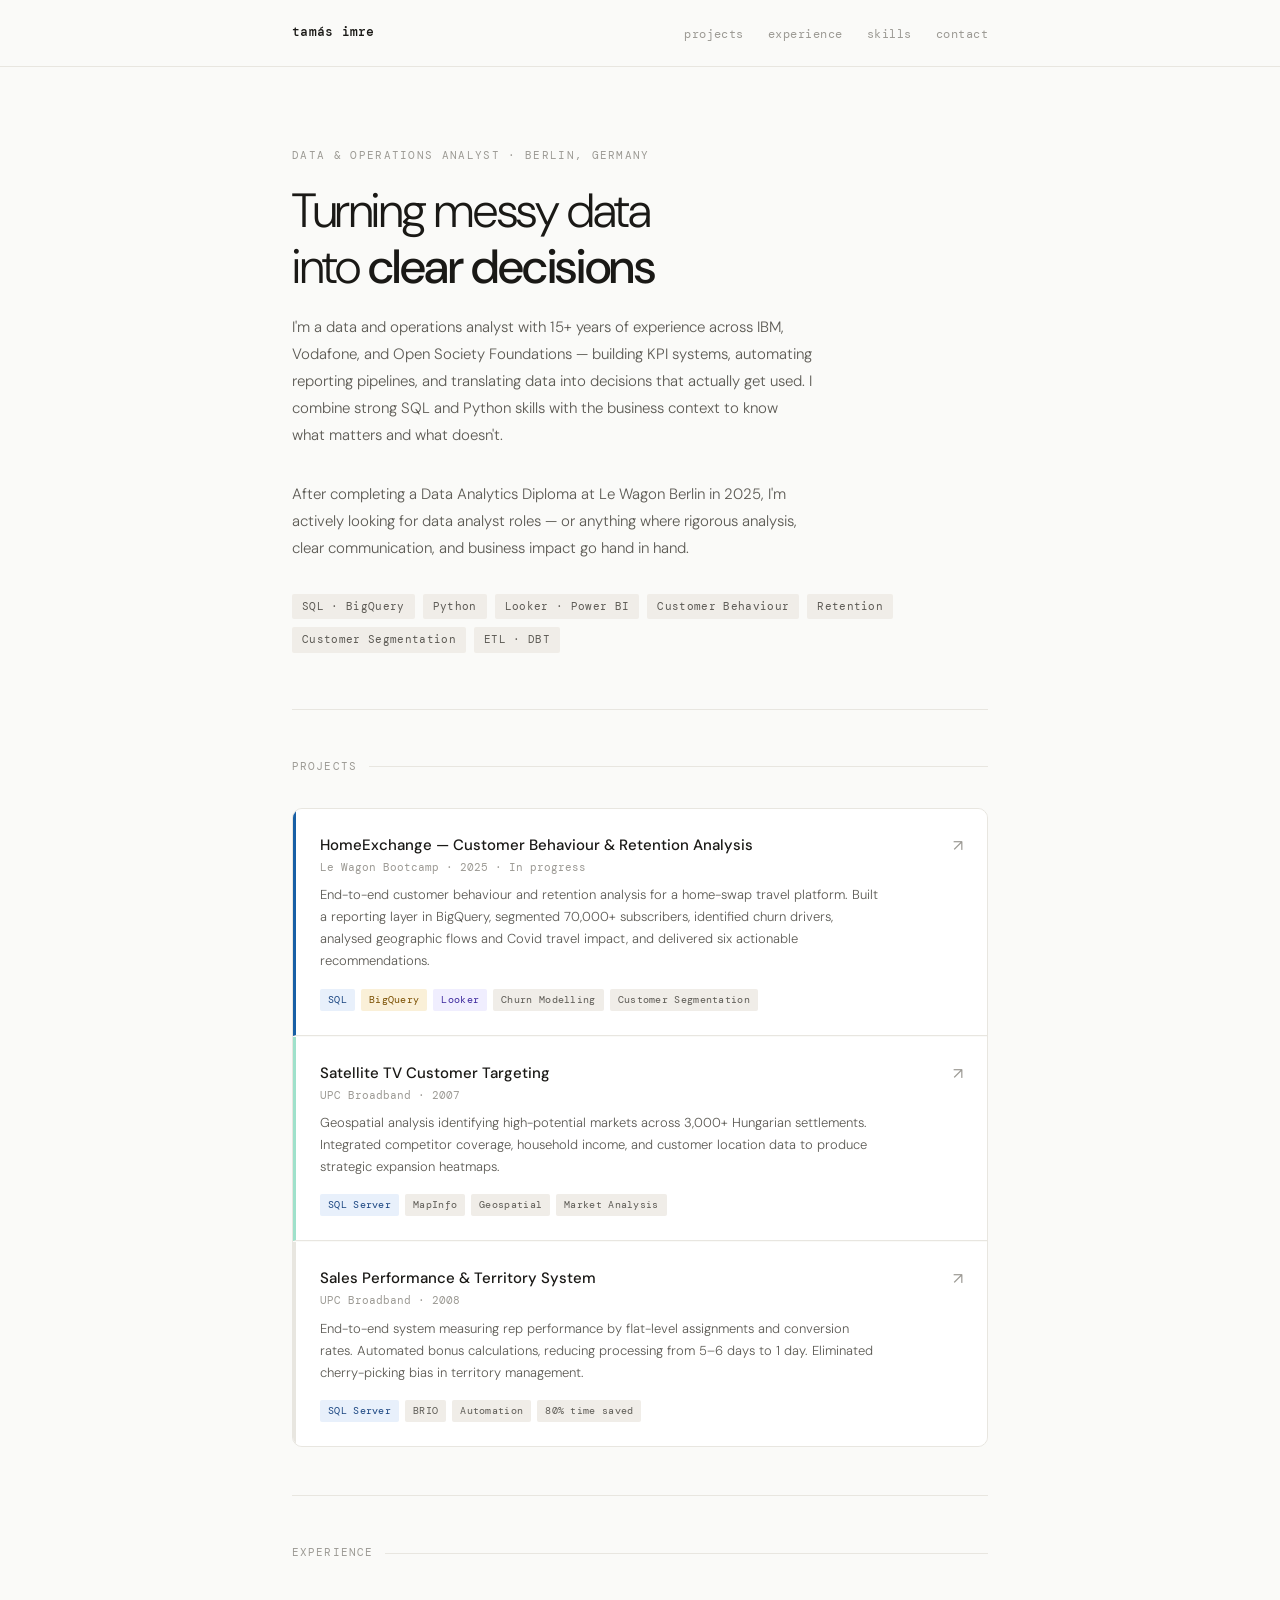
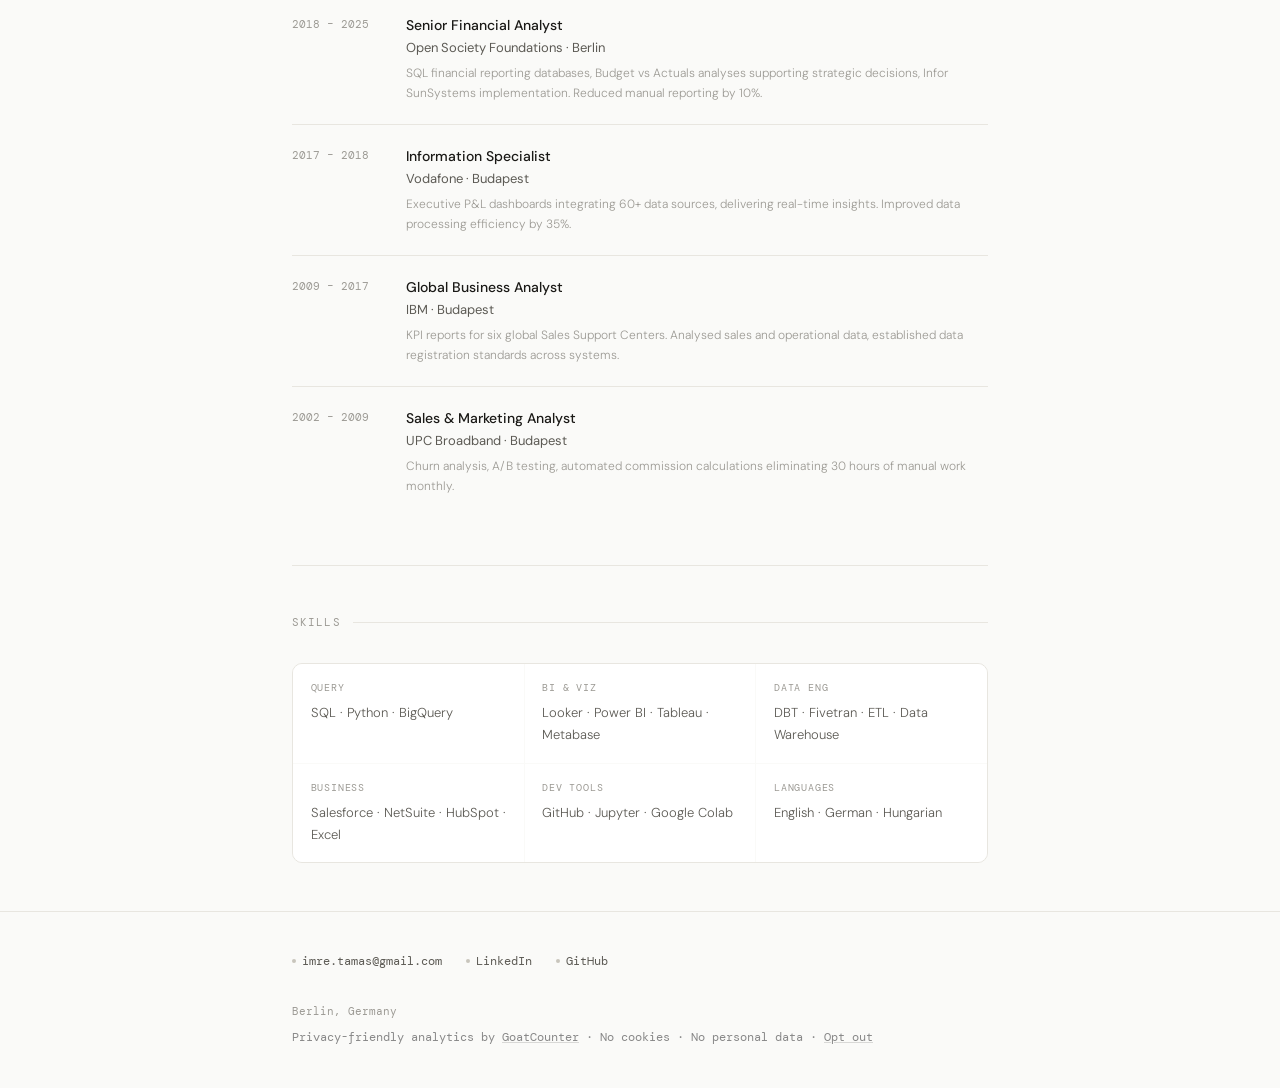
<file: index.html>
<!DOCTYPE html>
<html lang="en">
<head>
  <meta charset="UTF-8" />
  <meta name="viewport" content="width=device-width, initial-scale=1.0" />
  <title>Tamás Imre — Data Analyst</title>
  <meta name="description" content="Data analytics portfolio of Tamás Imre. SQL, BigQuery, Python, churn analysis, and business intelligence." />
  <link rel="stylesheet" href="style.css" />

<script data-goatcounter="https://imretamas.goatcounter.com/count"
        async src="//gc.zgo.at/count.js"></script>
  
</head>
<body>

<nav>
  <div class="nav-inner">
    <a href="/" class="nav-logo mono">tamás imre</a>
    <ul class="nav-links">
      <li><a href="#projects">projects</a></li>
      <li><a href="#experience">experience</a></li>
      <li><a href="#skills">skills</a></li>
      <li><a href="mailto:imre.tamas@gmail.com">contact</a></li>
    </ul>
  </div>
</nav>

<main>
  <div class="container">

    <!-- Hero -->
    <section class="hero fade-up">
      <p class="hero-eyebrow">Data &amp; Operations Analyst · Berlin, Germany</p>
      <h1>Turning messy data<br>into <strong>clear decisions</strong></h1>
      <p class="hero-bio">
        I'm a data and operations analyst with 15+ years of experience across IBM, Vodafone, and Open Society Foundations —
        building KPI systems, automating reporting pipelines, and translating data into decisions that actually get used.
        I combine strong SQL and Python skills with the business context to know what matters and what doesn't.
      </p>
      <p class="hero-bio">
        After completing a Data Analytics Diploma at Le Wagon Berlin in 2025, I'm actively looking for
        data analyst roles — or anything where rigorous analysis, clear communication, and business impact
        go hand in hand.
      </p>
      <div class="tag-row">
        <span class="tag">SQL · BigQuery</span>
        <span class="tag">Python</span>
        <span class="tag">Looker · Power BI</span>
        <span class="tag">Customer Behaviour</span><span class="tag">Retention</span>
        <span class="tag">Customer Segmentation</span>
        <span class="tag">ETL · DBT</span>
      </div>
    </section>

    <!-- Projects -->
    <section class="section" id="projects">
      <div class="section-label">Projects</div>
      <div class="projects-grid">

        <a href="homeexchange/" class="project-card accent-1 fade-up">
          <div class="project-top">
            <div>
              <div class="project-title">HomeExchange — Customer Behaviour &amp; Retention Analysis</div>
              <div class="project-org mono">Le Wagon Bootcamp · 2025 · In progress</div>
            </div>
            <span class="project-arrow">↗</span>
          </div>
          <p class="project-desc">
            End-to-end customer behaviour and retention analysis for a home-swap travel platform. Built a reporting layer in BigQuery, segmented 70,000+ subscribers, identified churn drivers, analysed geographic flows and Covid travel impact, and delivered six actionable recommendations.
          </p>
          <div class="chip-row">
            <span class="chip chip-sql">SQL</span>
            <span class="chip chip-bq">BigQuery</span>
            <span class="chip chip-bi">Looker</span>
            <span class="chip chip-default">Churn Modelling</span>
            <span class="chip chip-default">Customer Segmentation</span>
          </div>
        </a>

        <a href="satellite-tv/" class="project-card accent-2 fade-up">
          <div class="project-top">
            <div>
              <div class="project-title">Satellite TV Customer Targeting</div>
              <div class="project-org mono">UPC Broadband · 2007</div>
            </div>
            <span class="project-arrow">↗</span>
          </div>
          <p class="project-desc">
            Geospatial analysis identifying high-potential markets across 3,000+ Hungarian settlements. Integrated competitor coverage, household income, and customer location data to produce strategic expansion heatmaps.
          </p>
          <div class="chip-row">
            <span class="chip chip-sql">SQL Server</span>
            <span class="chip chip-default">MapInfo</span>
            <span class="chip chip-default">Geospatial</span>
            <span class="chip chip-default">Market Analysis</span>
          </div>
        </a>

        <a href="sales-performance/" class="project-card accent-3 fade-up">
          <div class="project-top">
            <div>
              <div class="project-title">Sales Performance &amp; Territory System</div>
              <div class="project-org mono">UPC Broadband · 2008</div>
            </div>
            <span class="project-arrow">↗</span>
          </div>
          <p class="project-desc">
            End-to-end system measuring rep performance by flat-level assignments and conversion rates. Automated bonus calculations, reducing processing from 5–6 days to 1 day. Eliminated cherry-picking bias in territory management.
          </p>
          <div class="chip-row">
            <span class="chip chip-sql">SQL Server</span>
            <span class="chip chip-default">BRIO</span>
            <span class="chip chip-default">Automation</span>
            <span class="chip chip-default">80% time saved</span>
          </div>
        </a>

      </div>
    </section>

    <!-- Experience -->
    <section class="section" id="experience">
      <div class="section-label">Experience</div>
      <div class="exp-list">
        <div class="exp-row fade-up">
          <div class="exp-year mono">2018 – 2025</div>
          <div>
            <div class="exp-title">Senior Financial Analyst</div>
            <div class="exp-co">Open Society Foundations · Berlin</div>
            <div class="exp-note">SQL financial reporting databases, Budget vs Actuals analyses supporting strategic decisions, Infor SunSystems implementation. Reduced manual reporting by 10%.</div>
          </div>
        </div>
        <div class="exp-row fade-up">
          <div class="exp-year mono">2017 – 2018</div>
          <div>
            <div class="exp-title">Information Specialist</div>
            <div class="exp-co">Vodafone · Budapest</div>
            <div class="exp-note">Executive P&amp;L dashboards integrating 60+ data sources, delivering real-time insights. Improved data processing efficiency by 35%.</div>
          </div>
        </div>
        <div class="exp-row fade-up">
          <div class="exp-year mono">2009 – 2017</div>
          <div>
            <div class="exp-title">Global Business Analyst</div>
            <div class="exp-co">IBM · Budapest</div>
            <div class="exp-note">KPI reports for six global Sales Support Centers. Analysed sales and operational data, established data registration standards across systems.</div>
          </div>
        </div>
        <div class="exp-row fade-up">
          <div class="exp-year mono">2002 – 2009</div>
          <div>
            <div class="exp-title">Sales &amp; Marketing Analyst</div>
            <div class="exp-co">UPC Broadband · Budapest</div>
            <div class="exp-note">Churn analysis, A/B testing, automated commission calculations eliminating 30 hours of manual work monthly.</div>
          </div>
        </div>
      </div>
    </section>

    <!-- Skills -->
    <section class="section" id="skills">
      <div class="section-label">Skills</div>
      <div class="skills-grid">
        <div class="skill-cell fade-up">
          <div class="skill-cell-label">Query</div>
          <div class="skill-cell-items">SQL · Python · BigQuery</div>
        </div>
        <div class="skill-cell fade-up">
          <div class="skill-cell-label">BI &amp; Viz</div>
          <div class="skill-cell-items">Looker · Power BI · Tableau · Metabase</div>
        </div>
        <div class="skill-cell fade-up">
          <div class="skill-cell-label">Data Eng</div>
          <div class="skill-cell-items">DBT · Fivetran · ETL · Data Warehouse</div>
        </div>
        <div class="skill-cell fade-up">
          <div class="skill-cell-label">Business</div>
          <div class="skill-cell-items">Salesforce · NetSuite · HubSpot · Excel</div>
        </div>
        <div class="skill-cell fade-up">
          <div class="skill-cell-label">Dev Tools</div>
          <div class="skill-cell-items">GitHub · Jupyter · Google Colab</div>
        </div>
        <div class="skill-cell fade-up">
          <div class="skill-cell-label">Languages</div>
          <div class="skill-cell-items">English · German · Hungarian</div>
        </div>
      </div>
    </section>

  </div>
</main>

<footer>
  <div class="footer-inner">
    <div class="contact-links">
      <a href="mailto:imre.tamas@gmail.com" class="contact-link">
        <span class="contact-dot"></span> imre.tamas@gmail.com
      </a>
      <a href="https://linkedin.com/in/tamas-imre-analyst" class="contact-link" target="_blank" rel="noopener">
        <span class="contact-dot"></span> LinkedIn
      </a>
      <a href="https://github.com/imretamas-analyst" class="contact-link" target="_blank" rel="noopener">
        <span class="contact-dot"></span> GitHub
      </a>
    </div>
    <div class="footer-bottom">
      <span class="footer-copy mono">Berlin, Germany</span>
      <span class="footer-privacy mono">
        Privacy-friendly analytics by <a href="https://www.goatcounter.com/" target="_blank" rel="noopener">GoatCounter</a> · 
        No cookies · No personal data · 
        <a href="#toggle-goatcounter">Opt out</a>
      </span>
    </div>
  </div>
</footer>

</body>
</html>
</file>
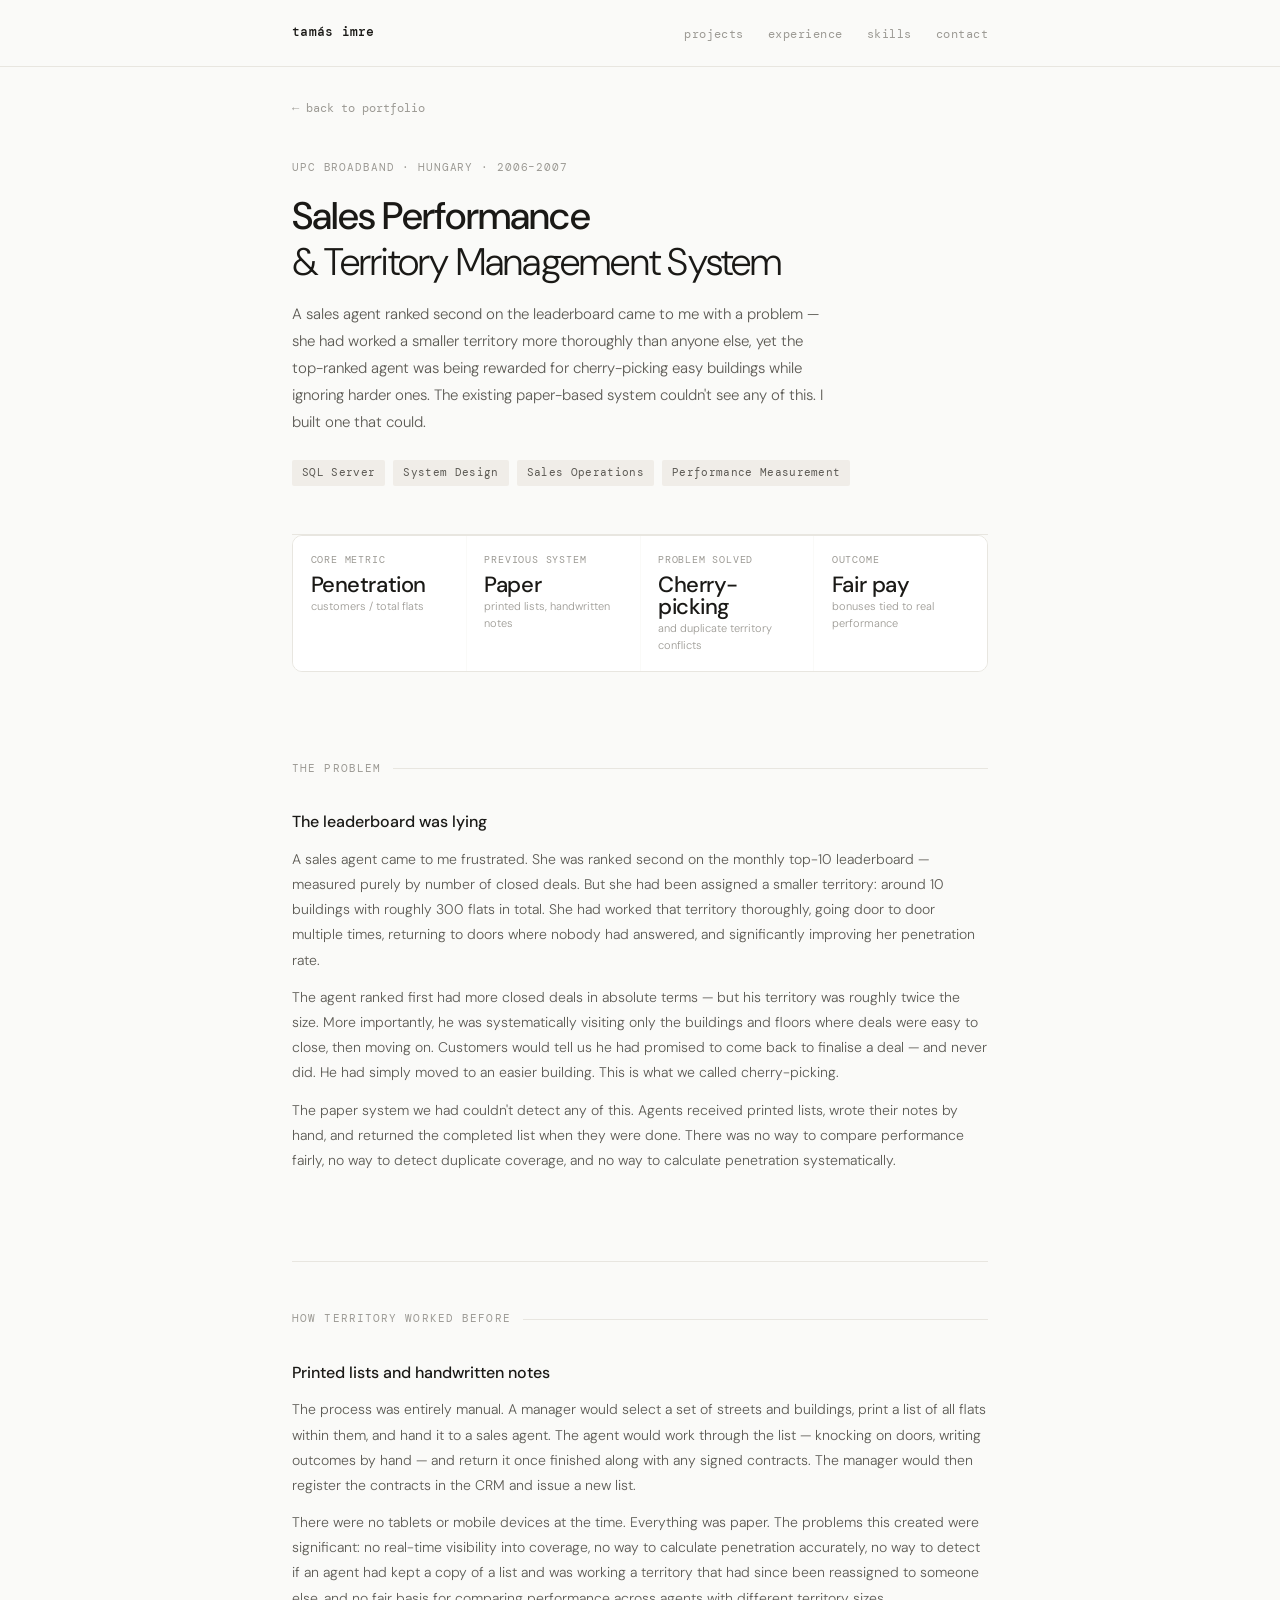
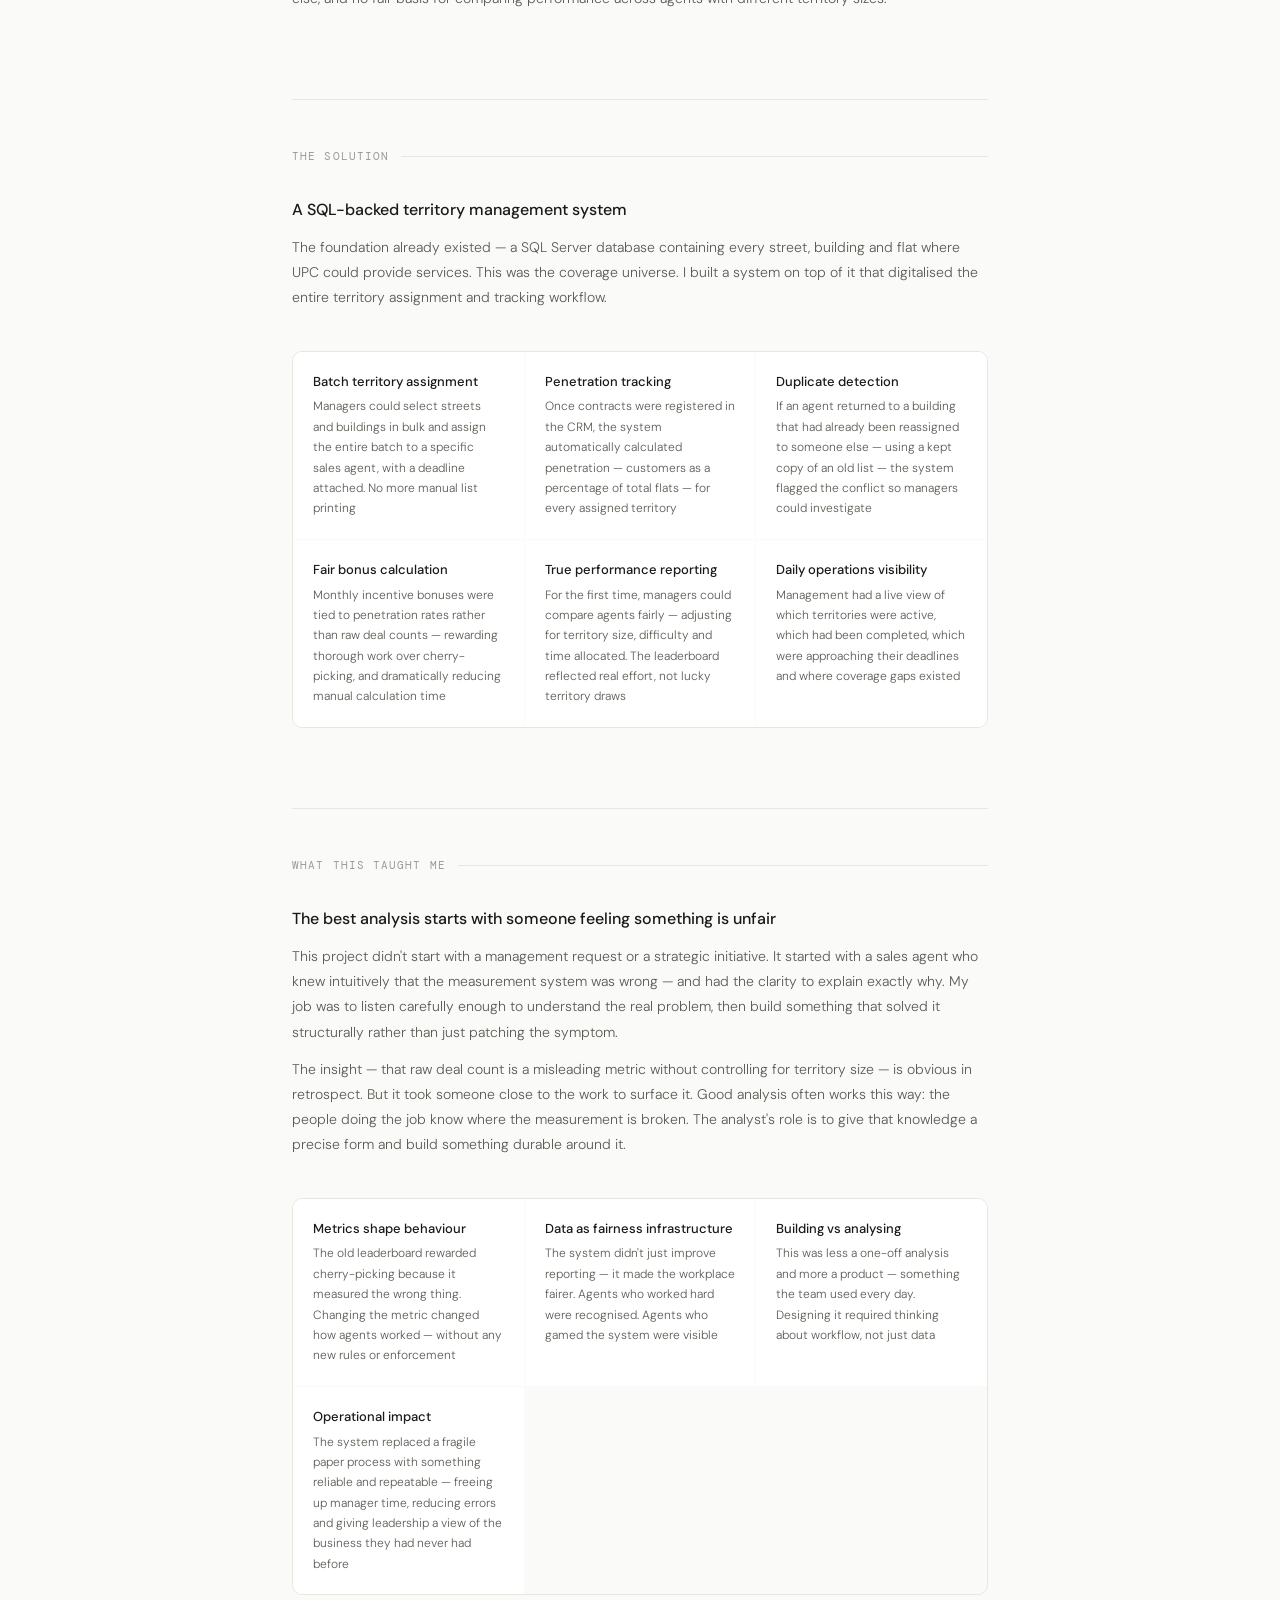
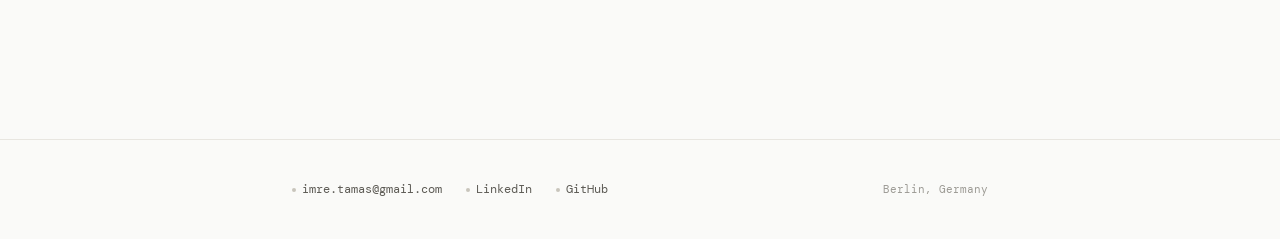
<file: sales-performance/index.html>
<!DOCTYPE html>
<html lang="en">
<head>
  <meta charset="UTF-8" />
  <meta name="viewport" content="width=device-width, initial-scale=1.0" />
  <title>Sales Performance & Territory System — Tamás Imre</title>
  <meta name="description" content="A territory management system built to stop cherry-picking and measure true sales performance at UPC Broadband." />
  <link rel="stylesheet" href="../style.css" />

  <script data-goatcounter="https://imretamas.goatcounter.com/count"
        async src="//gc.zgo.at/count.js"></script>
  
</head>
<body>

<nav>
  <div class="nav-inner">
    <a href="/" class="nav-logo mono">tamás imre</a>
    <ul class="nav-links">
      <li><a href="/#projects">projects</a></li>
      <li><a href="/#experience">experience</a></li>
      <li><a href="/#skills">skills</a></li>
      <li><a href="mailto:imre.tamas@gmail.com">contact</a></li>
    </ul>
  </div>
</nav>

<div class="container" style="padding-bottom:4rem;">
  <a href="/" class="back-link">← back to portfolio</a>

  <section class="project-hero fade-up">
    <p class="project-hero-meta">UPC Broadband · Hungary · 2006–2007</p>
    <h1><strong>Sales Performance</strong><br>&amp; Territory Management System</h1>
    <p class="project-hero-desc">
      A sales agent ranked second on the leaderboard came to me with a problem — she had worked a smaller territory more thoroughly than anyone else,
      yet the top-ranked agent was being rewarded for cherry-picking easy buildings while ignoring harder ones.
      The existing paper-based system couldn't see any of this. I built one that could.
    </p>
    <div class="tag-row">
      <span class="tag">SQL Server</span>
      <span class="tag">System Design</span>
      <span class="tag">Sales Operations</span>
      <span class="tag">Performance Measurement</span>
    </div>
  </section>

  <!-- Stats -->
  <div class="stat-grid fade-up">
    <div class="stat-card">
      <div class="stat-label">Core metric</div>
      <div class="stat-value">Penetration</div>
      <div class="stat-sub">customers / total flats</div>
    </div>
    <div class="stat-card">
      <div class="stat-label">Previous system</div>
      <div class="stat-value">Paper</div>
      <div class="stat-sub">printed lists, handwritten notes</div>
    </div>
    <div class="stat-card">
      <div class="stat-label">Problem solved</div>
      <div class="stat-value">Cherry-picking</div>
      <div class="stat-sub">and duplicate territory conflicts</div>
    </div>
    <div class="stat-card">
      <div class="stat-label">Outcome</div>
      <div class="stat-value">Fair pay</div>
      <div class="stat-sub">bonuses tied to real performance</div>
    </div>
  </div>

  <!-- The problem -->
  <section class="section fade-up">
    <div class="section-label">The problem</div>
    <div class="content-block">
      <h2>The leaderboard was lying</h2>
      <p>A sales agent came to me frustrated. She was ranked second on the monthly top-10 leaderboard — measured purely by number of closed deals. But she had been assigned a smaller territory: around 10 buildings with roughly 300 flats in total. She had worked that territory thoroughly, going door to door multiple times, returning to doors where nobody had answered, and significantly improving her penetration rate.</p>
      <p>The agent ranked first had more closed deals in absolute terms — but his territory was roughly twice the size. More importantly, he was systematically visiting only the buildings and floors where deals were easy to close, then moving on. Customers would tell us he had promised to come back to finalise a deal — and never did. He had simply moved to an easier building. This is what we called cherry-picking.</p>
      <p>The paper system we had couldn't detect any of this. Agents received printed lists, wrote their notes by hand, and returned the completed list when they were done. There was no way to compare performance fairly, no way to detect duplicate coverage, and no way to calculate penetration systematically.</p>
    </div>
  </section>

  <!-- How it worked before -->
  <section class="section fade-up">
    <div class="section-label">How territory worked before</div>
    <div class="content-block">
      <h2>Printed lists and handwritten notes</h2>
      <p>The process was entirely manual. A manager would select a set of streets and buildings, print a list of all flats within them, and hand it to a sales agent. The agent would work through the list — knocking on doors, writing outcomes by hand — and return it once finished along with any signed contracts. The manager would then register the contracts in the CRM and issue a new list.</p>
      <p>There were no tablets or mobile devices at the time. Everything was paper. The problems this created were significant: no real-time visibility into coverage, no way to calculate penetration accurately, no way to detect if an agent had kept a copy of a list and was working a territory that had since been reassigned to someone else, and no fair basis for comparing performance across agents with different territory sizes.</p>
    </div>
  </section>

  <!-- Solution -->
  <section class="section fade-up">
    <div class="section-label">The solution</div>
    <div class="content-block">
      <h2>A SQL-backed territory management system</h2>
      <p>The foundation already existed — a SQL Server database containing every street, building and flat where UPC could provide services. This was the coverage universe. I built a system on top of it that digitalised the entire territory assignment and tracking workflow.</p>
    </div>

    <div class="finding-grid">
      <div class="finding-card">
        <div class="finding-title">Batch territory assignment</div>
        <div class="finding-text">Managers could select streets and buildings in bulk and assign the entire batch to a specific sales agent, with a deadline attached. No more manual list printing</div>
      </div>
      <div class="finding-card">
        <div class="finding-title">Penetration tracking</div>
        <div class="finding-text">Once contracts were registered in the CRM, the system automatically calculated penetration — customers as a percentage of total flats — for every assigned territory</div>
      </div>
      <div class="finding-card">
        <div class="finding-title">Duplicate detection</div>
        <div class="finding-text">If an agent returned to a building that had already been reassigned to someone else — using a kept copy of an old list — the system flagged the conflict so managers could investigate</div>
      </div>
      <div class="finding-card">
        <div class="finding-title">Fair bonus calculation</div>
        <div class="finding-text">Monthly incentive bonuses were tied to penetration rates rather than raw deal counts — rewarding thorough work over cherry-picking, and dramatically reducing manual calculation time</div>
      </div>
      <div class="finding-card">
        <div class="finding-title">True performance reporting</div>
        <div class="finding-text">For the first time, managers could compare agents fairly — adjusting for territory size, difficulty and time allocated. The leaderboard reflected real effort, not lucky territory draws</div>
      </div>
      <div class="finding-card">
        <div class="finding-title">Daily operations visibility</div>
        <div class="finding-text">Management had a live view of which territories were active, which had been completed, which were approaching their deadlines and where coverage gaps existed</div>
      </div>
    </div>
  </section>

  <!-- Reflection -->
  <section class="section fade-up">
    <div class="section-label">What this taught me</div>
    <div class="content-block">
      <h2>The best analysis starts with someone feeling something is unfair</h2>
      <p>This project didn't start with a management request or a strategic initiative. It started with a sales agent who knew intuitively that the measurement system was wrong — and had the clarity to explain exactly why. My job was to listen carefully enough to understand the real problem, then build something that solved it structurally rather than just patching the symptom.</p>
      <p>The insight — that raw deal count is a misleading metric without controlling for territory size — is obvious in retrospect. But it took someone close to the work to surface it. Good analysis often works this way: the people doing the job know where the measurement is broken. The analyst's role is to give that knowledge a precise form and build something durable around it.</p>
    </div>

    <div class="finding-grid">
      <div class="finding-card">
        <div class="finding-title">Metrics shape behaviour</div>
        <div class="finding-text">The old leaderboard rewarded cherry-picking because it measured the wrong thing. Changing the metric changed how agents worked — without any new rules or enforcement</div>
      </div>
      <div class="finding-card">
        <div class="finding-title">Data as fairness infrastructure</div>
        <div class="finding-text">The system didn't just improve reporting — it made the workplace fairer. Agents who worked hard were recognised. Agents who gamed the system were visible</div>
      </div>
      <div class="finding-card">
        <div class="finding-title">Building vs analysing</div>
        <div class="finding-text">This was less a one-off analysis and more a product — something the team used every day. Designing it required thinking about workflow, not just data</div>
      </div>
      <div class="finding-card">
        <div class="finding-title">Operational impact</div>
        <div class="finding-text">The system replaced a fragile paper process with something reliable and repeatable — freeing up manager time, reducing errors and giving leadership a view of the business they had never had before</div>
      </div>
    </div>
  </section>

</div>

<footer>
  <div class="footer-inner">
    <div class="contact-links">
      <a href="mailto:imre.tamas@gmail.com" class="contact-link"><span class="contact-dot"></span> imre.tamas@gmail.com</a>
      <a href="https://linkedin.com/in/tamas-imre-analyst" class="contact-link" target="_blank" rel="noopener"><span class="contact-dot"></span> LinkedIn</a>
      <a href="https://github.com/imretamas-analyst" class="contact-link" target="_blank" rel="noopener"><span class="contact-dot"></span> GitHub</a>
    </div>
    <span class="footer-copy mono">Berlin, Germany</span>
  </div>
</footer>

</body>
</html>
</file>
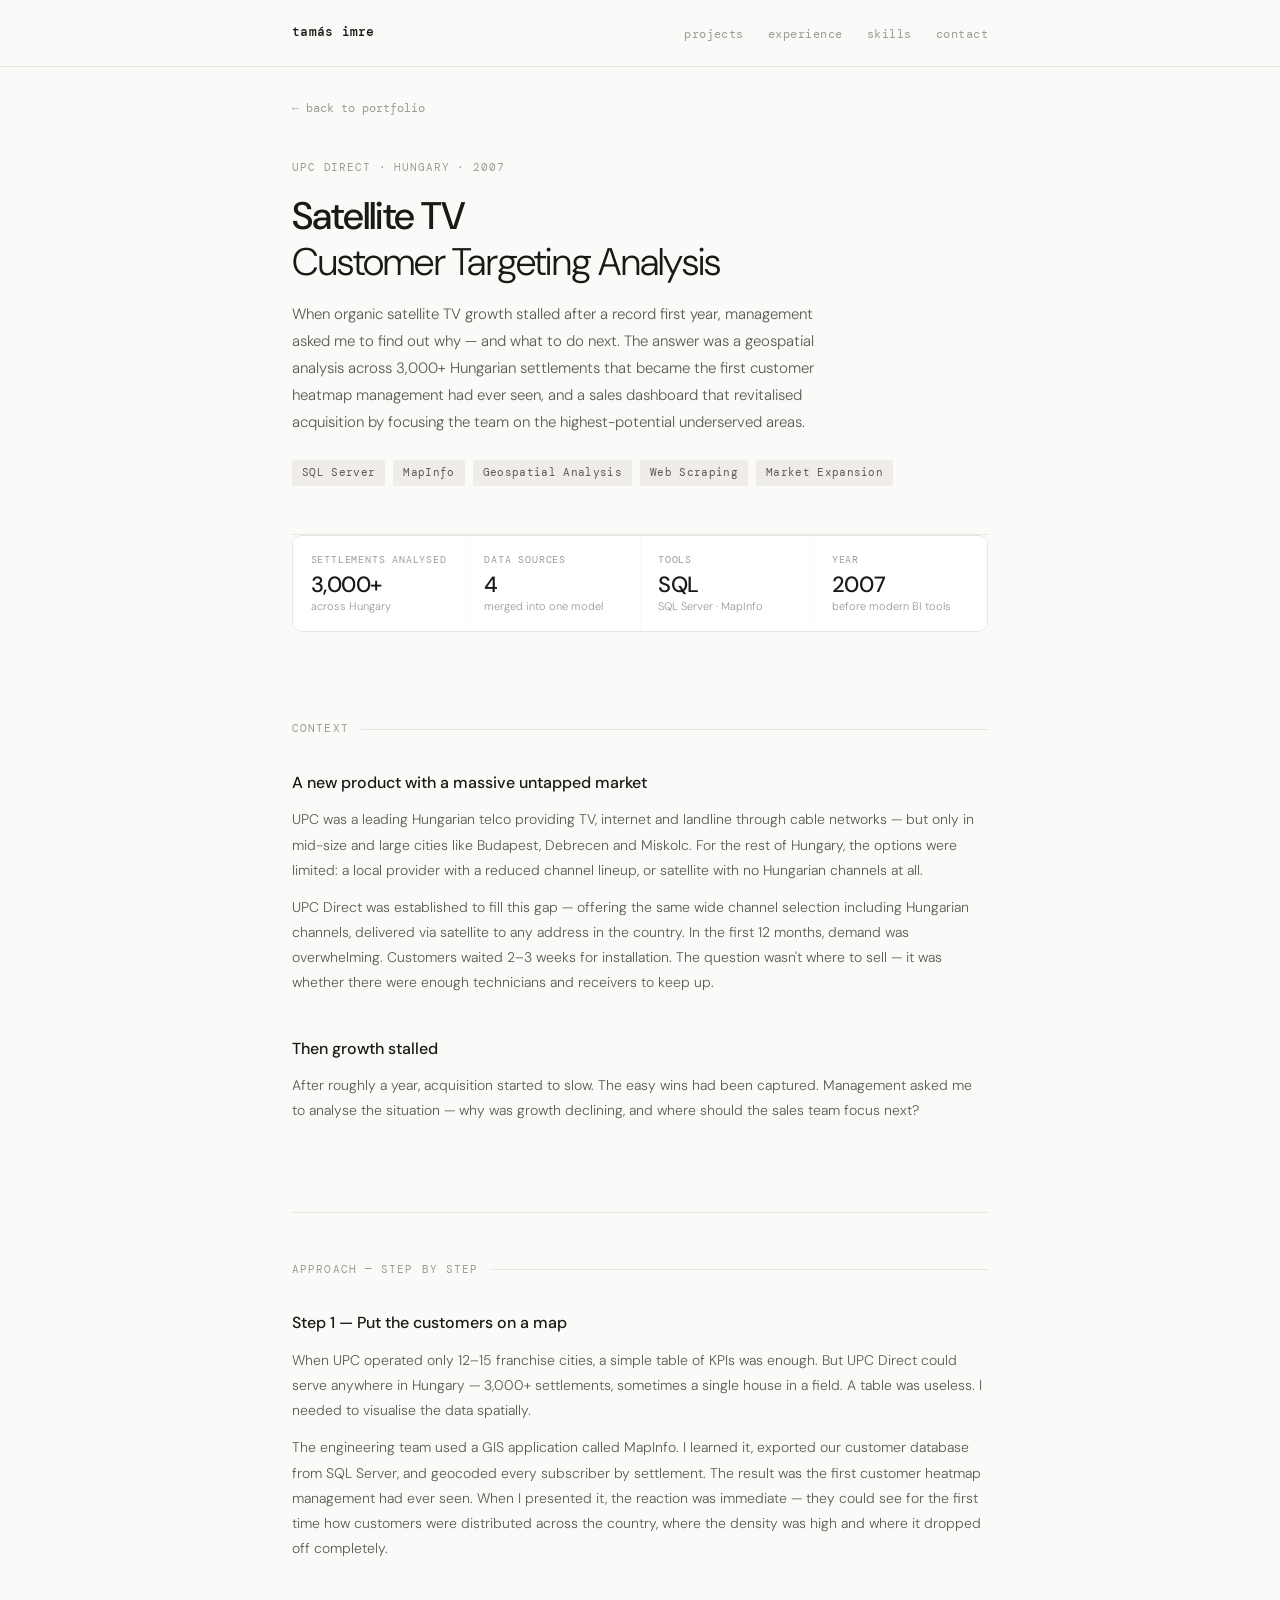
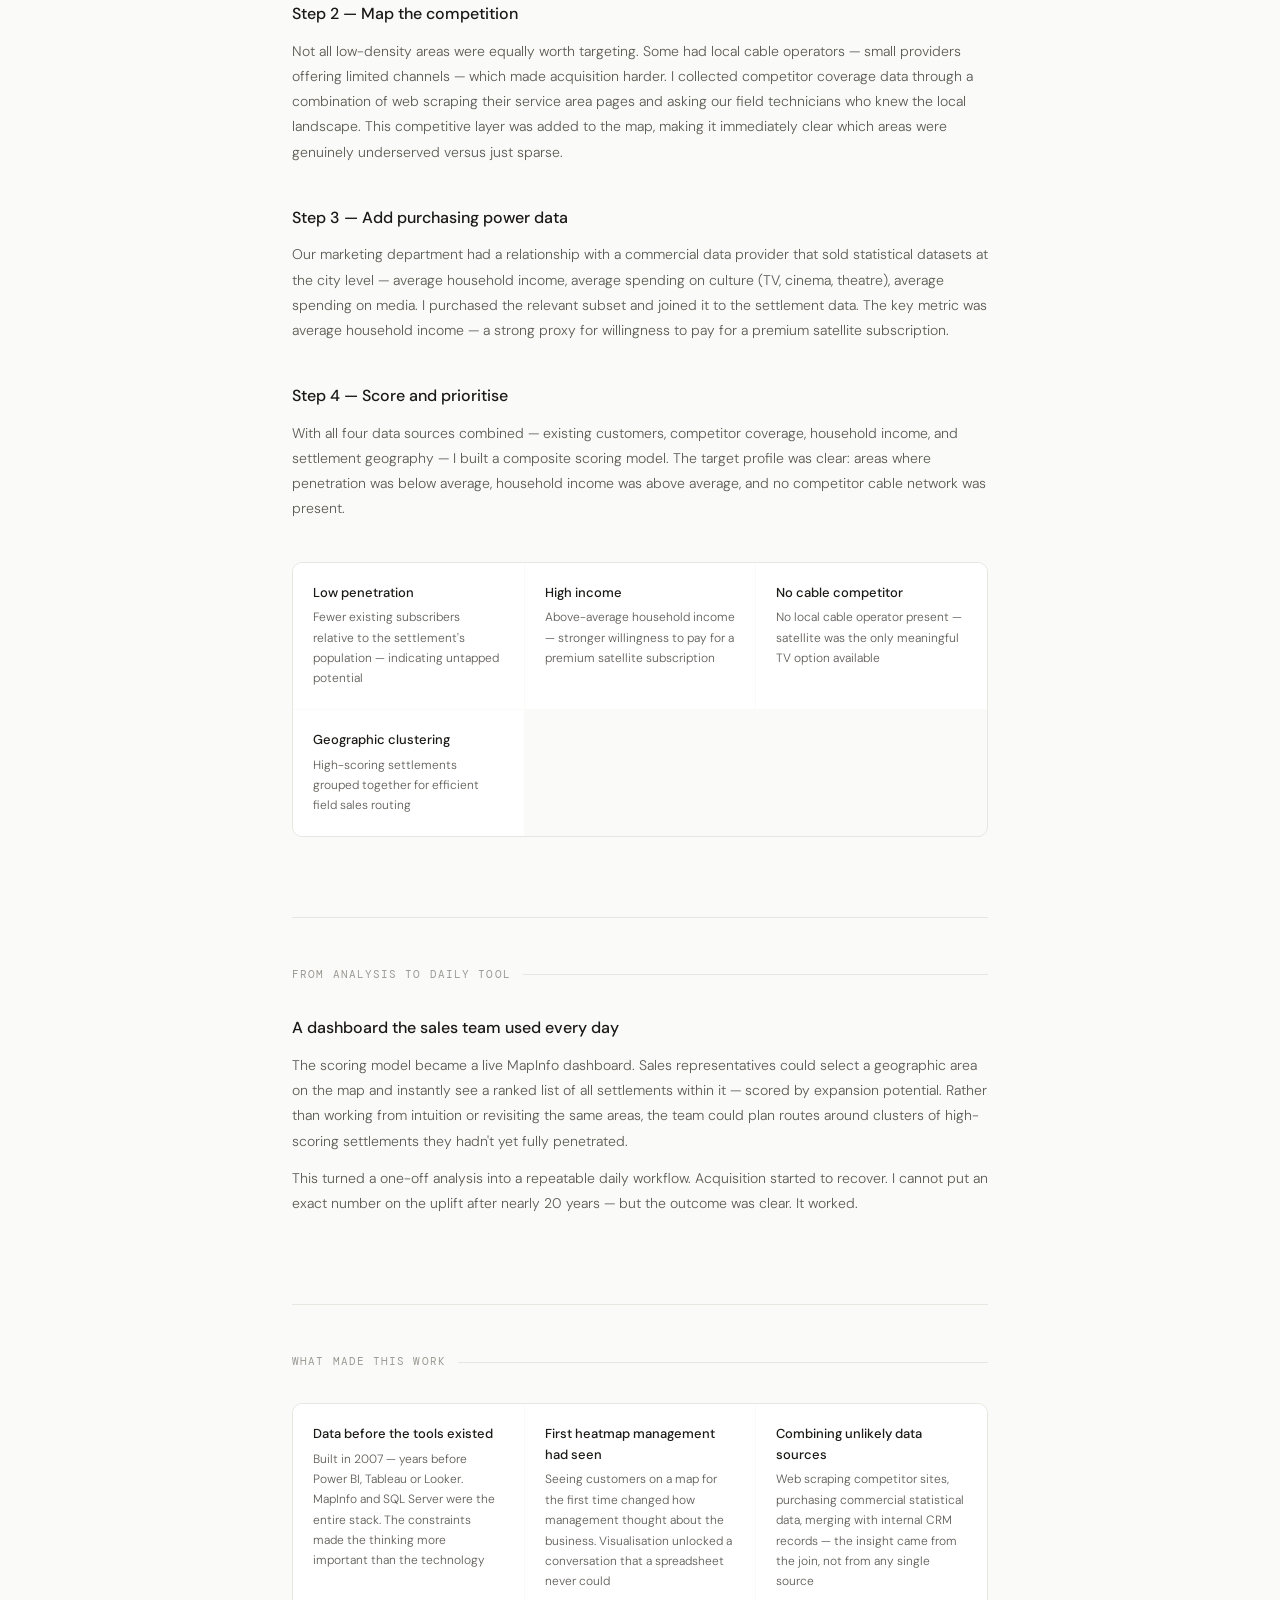
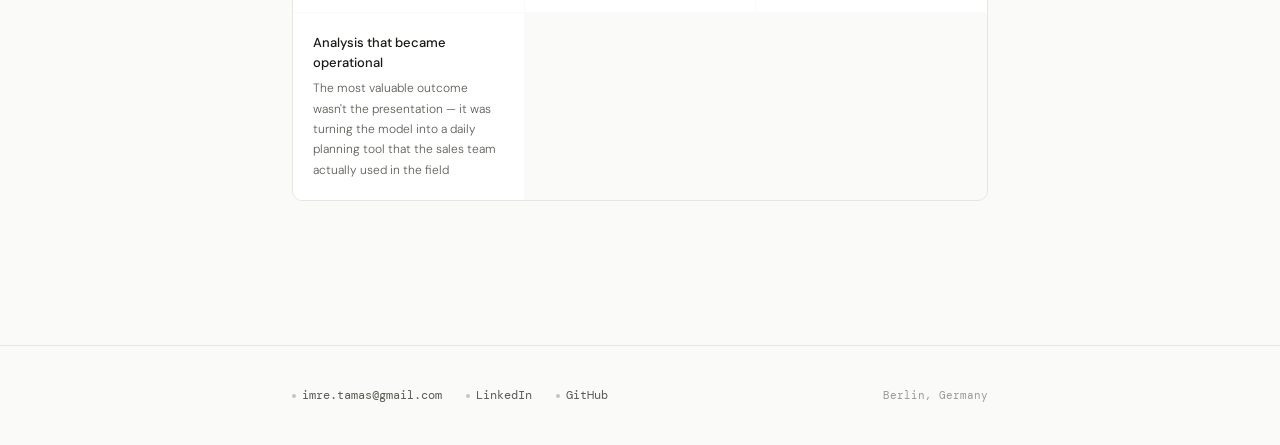
<file: satellite-tv/index.html>
<!DOCTYPE html>
<html lang="en">
<head>
  <meta charset="UTF-8" />
  <meta name="viewport" content="width=device-width, initial-scale=1.0" />
  <title>Satellite TV Customer Targeting — Tamás Imre</title>
  <meta name="description" content="Geospatial market analysis that revitalised satellite TV sales across 3,000+ Hungarian settlements using MapInfo, SQL Server and commercial statistical data." />
  <link rel="stylesheet" href="../style.css" />

<script data-goatcounter="https://imretamas.goatcounter.com/count"
        async src="//gc.zgo.at/count.js"></script>
  
</head>
<body>

<nav>
  <div class="nav-inner">
    <a href="/" class="nav-logo mono">tamás imre</a>
    <ul class="nav-links">
      <li><a href="/#projects">projects</a></li>
      <li><a href="/#experience">experience</a></li>
      <li><a href="/#skills">skills</a></li>
      <li><a href="mailto:imre.tamas@gmail.com">contact</a></li>
    </ul>
  </div>
</nav>

<div class="container" style="padding-bottom:4rem;">
  <a href="/" class="back-link">← back to portfolio</a>

  <section class="project-hero fade-up">
    <p class="project-hero-meta">UPC Direct · Hungary · 2007</p>
    <h1><strong>Satellite TV</strong><br>Customer Targeting Analysis</h1>
    <p class="project-hero-desc">
      When organic satellite TV growth stalled after a record first year, management asked me to find out why — and what to do next.
      The answer was a geospatial analysis across 3,000+ Hungarian settlements that became the first customer heatmap management had ever seen,
      and a sales dashboard that revitalised acquisition by focusing the team on the highest-potential underserved areas.
    </p>
    <div class="tag-row">
      <span class="tag">SQL Server</span>
      <span class="tag">MapInfo</span>
      <span class="tag">Geospatial Analysis</span>
      <span class="tag">Web Scraping</span>
      <span class="tag">Market Expansion</span>
    </div>
  </section>

  <!-- Stats -->
  <div class="stat-grid fade-up">
    <div class="stat-card">
      <div class="stat-label">Settlements analysed</div>
      <div class="stat-value">3,000+</div>
      <div class="stat-sub">across Hungary</div>
    </div>
    <div class="stat-card">
      <div class="stat-label">Data sources</div>
      <div class="stat-value">4</div>
      <div class="stat-sub">merged into one model</div>
    </div>
    <div class="stat-card">
      <div class="stat-label">Tools</div>
      <div class="stat-value">SQL</div>
      <div class="stat-sub">SQL Server · MapInfo</div>
    </div>
    <div class="stat-card">
      <div class="stat-label">Year</div>
      <div class="stat-value">2007</div>
      <div class="stat-sub">before modern BI tools</div>
    </div>
  </div>

  <!-- Context -->
  <section class="section fade-up">
    <div class="section-label">Context</div>
    <div class="content-block">
      <h2>A new product with a massive untapped market</h2>
      <p>UPC was a leading Hungarian telco providing TV, internet and landline through cable networks — but only in mid-size and large cities like Budapest, Debrecen and Miskolc. For the rest of Hungary, the options were limited: a local provider with a reduced channel lineup, or satellite with no Hungarian channels at all.</p>
      <p>UPC Direct was established to fill this gap — offering the same wide channel selection including Hungarian channels, delivered via satellite to any address in the country. In the first 12 months, demand was overwhelming. Customers waited 2–3 weeks for installation. The question wasn't where to sell — it was whether there were enough technicians and receivers to keep up.</p>
    </div>
    <div class="content-block">
      <h2>Then growth stalled</h2>
      <p>After roughly a year, acquisition started to slow. The easy wins had been captured. Management asked me to analyse the situation — why was growth declining, and where should the sales team focus next?</p>
    </div>
  </section>

  <!-- Approach -->
  <section class="section fade-up">
    <div class="section-label">Approach — step by step</div>

    <div class="content-block">
      <h2>Step 1 — Put the customers on a map</h2>
      <p>When UPC operated only 12–15 franchise cities, a simple table of KPIs was enough. But UPC Direct could serve anywhere in Hungary — 3,000+ settlements, sometimes a single house in a field. A table was useless. I needed to visualise the data spatially.</p>
      <p>The engineering team used a GIS application called MapInfo. I learned it, exported our customer database from SQL Server, and geocoded every subscriber by settlement. The result was the first customer heatmap management had ever seen. When I presented it, the reaction was immediate — they could see for the first time how customers were distributed across the country, where the density was high and where it dropped off completely.</p>
    </div>

    <div class="content-block">
      <h2>Step 2 — Map the competition</h2>
      <p>Not all low-density areas were equally worth targeting. Some had local cable operators — small providers offering limited channels — which made acquisition harder. I collected competitor coverage data through a combination of web scraping their service area pages and asking our field technicians who knew the local landscape. This competitive layer was added to the map, making it immediately clear which areas were genuinely underserved versus just sparse.</p>
    </div>

    <div class="content-block">
      <h2>Step 3 — Add purchasing power data</h2>
      <p>Our marketing department had a relationship with a commercial data provider that sold statistical datasets at the city level — average household income, average spending on culture (TV, cinema, theatre), average spending on media. I purchased the relevant subset and joined it to the settlement data. The key metric was average household income — a strong proxy for willingness to pay for a premium satellite subscription.</p>
    </div>

    <div class="content-block">
      <h2>Step 4 — Score and prioritise</h2>
      <p>With all four data sources combined — existing customers, competitor coverage, household income, and settlement geography — I built a composite scoring model. The target profile was clear: areas where penetration was below average, household income was above average, and no competitor cable network was present.</p>
    </div>

    <div class="finding-grid">
      <div class="finding-card">
        <div class="finding-title">Low penetration</div>
        <div class="finding-text">Fewer existing subscribers relative to the settlement's population — indicating untapped potential</div>
      </div>
      <div class="finding-card">
        <div class="finding-title">High income</div>
        <div class="finding-text">Above-average household income — stronger willingness to pay for a premium satellite subscription</div>
      </div>
      <div class="finding-card">
        <div class="finding-title">No cable competitor</div>
        <div class="finding-text">No local cable operator present — satellite was the only meaningful TV option available</div>
      </div>
      <div class="finding-card">
        <div class="finding-title">Geographic clustering</div>
        <div class="finding-text">High-scoring settlements grouped together for efficient field sales routing</div>
      </div>
    </div>
  </section>

  <!-- Dashboard -->
  <section class="section fade-up">
    <div class="section-label">From analysis to daily tool</div>
    <div class="content-block">
      <h2>A dashboard the sales team used every day</h2>
      <p>The scoring model became a live MapInfo dashboard. Sales representatives could select a geographic area on the map and instantly see a ranked list of all settlements within it — scored by expansion potential. Rather than working from intuition or revisiting the same areas, the team could plan routes around clusters of high-scoring settlements they hadn't yet fully penetrated.</p>
      <p>This turned a one-off analysis into a repeatable daily workflow. Acquisition started to recover. I cannot put an exact number on the uplift after nearly 20 years — but the outcome was clear. It worked.</p>
    </div>
  </section>

  <!-- Reflection -->
  <section class="section fade-up">
    <div class="section-label">What made this work</div>
    <div class="finding-grid">
      <div class="finding-card">
        <div class="finding-title">Data before the tools existed</div>
        <div class="finding-text">Built in 2007 — years before Power BI, Tableau or Looker. MapInfo and SQL Server were the entire stack. The constraints made the thinking more important than the technology</div>
      </div>
      <div class="finding-card">
        <div class="finding-title">First heatmap management had seen</div>
        <div class="finding-text">Seeing customers on a map for the first time changed how management thought about the business. Visualisation unlocked a conversation that a spreadsheet never could</div>
      </div>
      <div class="finding-card">
        <div class="finding-title">Combining unlikely data sources</div>
        <div class="finding-text">Web scraping competitor sites, purchasing commercial statistical data, merging with internal CRM records — the insight came from the join, not from any single source</div>
      </div>
      <div class="finding-card">
        <div class="finding-title">Analysis that became operational</div>
        <div class="finding-text">The most valuable outcome wasn't the presentation — it was turning the model into a daily planning tool that the sales team actually used in the field</div>
      </div>
    </div>
  </section>

</div>

<footer>
  <div class="footer-inner">
    <div class="contact-links">
      <a href="mailto:imre.tamas@gmail.com" class="contact-link"><span class="contact-dot"></span> imre.tamas@gmail.com</a>
      <a href="https://linkedin.com/in/tamas-imre-analyst" class="contact-link" target="_blank" rel="noopener"><span class="contact-dot"></span> LinkedIn</a>
      <a href="https://github.com/imretamas-analyst" class="contact-link" target="_blank" rel="noopener"><span class="contact-dot"></span> GitHub</a>
    </div>
    <span class="footer-copy mono">Berlin, Germany</span>
  </div>
</footer>

</body>
</html>
</file>
<file: style.css>
@import url('https://fonts.googleapis.com/css2?family=DM+Mono:ital,wght@0,300;0,400;0,500;1,300&family=DM+Sans:opsz,wght@9..40,300;9..40,400;9..40,500&display=swap');

*, *::before, *::after { box-sizing: border-box; margin: 0; padding: 0; }

:root {
  --bg: #fafaf8;
  --surface: #ffffff;
  --border: #e8e6e0;
  --border-strong: #c8c5bc;
  --text-primary: #1a1916;
  --text-secondary: #5c5a54;
  --text-tertiary: #9c9a94;
  --accent: #1a1916;
  --blue-bg: #e8f0fb;
  --blue-text: #1a4580;
  --green-bg: #e6f3e6;
  --green-text: #1a5c1a;
  --amber-bg: #faf0d8;
  --amber-text: #7a4f00;
  --purple-bg: #f0eefe;
  --purple-text: #3d2a9e;
  --tag-bg: #f0ede8;
}

html { font-size: 16px; scroll-behavior: smooth; }

body {
  font-family: 'DM Sans', sans-serif;
  background: var(--bg);
  color: var(--text-primary);
  line-height: 1.6;
  min-height: 100vh;
  -webkit-font-smoothing: antialiased;
}

.mono { font-family: 'DM Mono', monospace; }

/* Layout */
.container {
  max-width: 760px;
  margin: 0 auto;
  padding: 0 2rem;
}

/* Nav */
nav {
  border-bottom: 0.5px solid var(--border);
  padding: 1.25rem 0;
  position: sticky;
  top: 0;
  background: var(--bg);
  z-index: 100;
}

.nav-inner {
  max-width: 760px;
  margin: 0 auto;
  padding: 0 2rem;
  display: flex;
  align-items: center;
  justify-content: space-between;
}

.nav-logo {
  font-family: 'DM Mono', monospace;
  font-size: 13px;
  font-weight: 500;
  color: var(--text-primary);
  text-decoration: none;
  letter-spacing: 0.02em;
}

.nav-links {
  display: flex;
  gap: 1.5rem;
  list-style: none;
}

.nav-links a {
  font-family: 'DM Mono', monospace;
  font-size: 12px;
  color: var(--text-tertiary);
  text-decoration: none;
  letter-spacing: 0.04em;
  transition: color 0.15s;
}

.nav-links a:hover { color: var(--text-primary); }

/* Hero */
.hero {
  padding: 5rem 0 3.5rem;
  border-bottom: 0.5px solid var(--border);
}

.hero-eyebrow {
  font-family: 'DM Mono', monospace;
  font-size: 11px;
  letter-spacing: 0.12em;
  color: var(--text-tertiary);
  text-transform: uppercase;
  margin-bottom: 1.2rem;
}

.hero h1 {
  font-size: clamp(2rem, 5vw, 3rem);
  font-weight: 300;
  letter-spacing: -0.03em;
  line-height: 1.15;
  margin-bottom: 1.25rem;
}

.hero h1 strong { font-weight: 500; }

.hero-bio {
  font-size: 15px;
  font-weight: 300;
  color: var(--text-secondary);
  max-width: 520px;
  line-height: 1.8;
  margin-bottom: 2rem;
}

.tag-row {
  display: flex;
  gap: 8px;
  flex-wrap: wrap;
}

.tag {
  font-family: 'DM Mono', monospace;
  font-size: 11px;
  padding: 4px 10px;
  background: var(--tag-bg);
  color: var(--text-secondary);
  border-radius: 2px;
  letter-spacing: 0.03em;
}

/* Section */
.section {
  padding: 3rem 0;
  border-bottom: 0.5px solid var(--border);
}

.section:last-child { border-bottom: none; }

.section-label {
  font-family: 'DM Mono', monospace;
  font-size: 11px;
  letter-spacing: 0.1em;
  color: var(--text-tertiary);
  text-transform: uppercase;
  margin-bottom: 2rem;
  display: flex;
  align-items: center;
  gap: 12px;
}

.section-label::after {
  content: '';
  flex: 1;
  height: 0.5px;
  background: var(--border);
}

/* Project cards */
.projects-grid {
  display: flex;
  flex-direction: column;
  gap: 1px;
  border: 0.5px solid var(--border);
  border-radius: 10px;
  overflow: hidden;
}

.project-card {
  background: var(--surface);
  padding: 1.5rem;
  text-decoration: none;
  color: inherit;
  display: block;
  transition: background 0.15s;
  border-bottom: 0.5px solid var(--border);
  position: relative;
}

.project-card:last-child { border-bottom: none; }
.project-card:hover { background: #f5f3ef; }

.project-card.accent-1 {
  border-left: 3px solid #185FA5;
}

.project-card.accent-2 {
  border-left: 3px solid #9FE1CB;
}

.project-card.accent-3 {
  border-left: 3px solid #e8e6e0;
}

.project-top {
  display: flex;
  justify-content: space-between;
  align-items: flex-start;
  margin-bottom: 0.5rem;
}

.project-title {
  font-size: 15px;
  font-weight: 500;
  margin-bottom: 2px;
}

.project-org {
  font-family: 'DM Mono', monospace;
  font-size: 11px;
  color: var(--text-tertiary);
}

.project-arrow {
  font-size: 16px;
  color: var(--text-tertiary);
  transition: transform 0.15s;
}

.project-card:hover .project-arrow { transform: translate(3px, -3px); }

.project-desc {
  font-size: 13px;
  color: var(--text-secondary);
  font-weight: 300;
  line-height: 1.7;
  margin-bottom: 1rem;
  max-width: 560px;
}

.chip-row {
  display: flex;
  gap: 6px;
  flex-wrap: wrap;
}

.chip {
  font-family: 'DM Mono', monospace;
  font-size: 10px;
  padding: 3px 8px;
  border-radius: 2px;
  letter-spacing: 0.03em;
}

.chip-default { background: var(--tag-bg); color: var(--text-secondary); }
.chip-sql { background: var(--blue-bg); color: var(--blue-text); }
.chip-py { background: var(--green-bg); color: var(--green-text); }
.chip-bq { background: var(--amber-bg); color: var(--amber-text); }
.chip-bi { background: var(--purple-bg); color: var(--purple-text); }

/* Skills grid */
.skills-grid {
  display: grid;
  grid-template-columns: repeat(3, minmax(0,1fr));
  gap: 1px;
  border: 0.5px solid var(--border);
  border-radius: 10px;
  overflow: hidden;
}

.skill-cell {
  background: var(--surface);
  padding: 1rem 1.1rem;
}

.skill-cell-label {
  font-family: 'DM Mono', monospace;
  font-size: 10px;
  letter-spacing: 0.08em;
  color: var(--text-tertiary);
  text-transform: uppercase;
  margin-bottom: 6px;
}

.skill-cell-items {
  font-size: 13px;
  color: var(--text-secondary);
  line-height: 1.7;
  font-weight: 300;
}

/* Experience */
.exp-list { display: flex; flex-direction: column; gap: 0; }

.exp-row {
  display: flex;
  gap: 1.5rem;
  padding: 1.25rem 0;
  border-bottom: 0.5px solid var(--border);
}

.exp-row:last-child { border-bottom: none; }

.exp-year {
  font-family: 'DM Mono', monospace;
  font-size: 11px;
  color: var(--text-tertiary);
  min-width: 90px;
  padding-top: 2px;
  flex-shrink: 0;
}

.exp-title { font-size: 14px; font-weight: 500; margin-bottom: 2px; }
.exp-co { font-size: 13px; color: var(--text-secondary); margin-bottom: 4px; }
.exp-note { font-size: 12px; color: var(--text-tertiary); font-weight: 300; line-height: 1.7; }

/* Footer */
footer {
  padding: 2.5rem 0;
  border-top: 0.5px solid var(--border);
}

.footer-inner {
  max-width: 760px;
  margin: 0 auto;
  padding: 0 2rem;
  display: flex;
  justify-content: space-between;
  align-items: center;
  flex-wrap: wrap;
  gap: 1rem;
}

.contact-links {
  display: flex;
  gap: 1.5rem;
  flex-wrap: wrap;
}

.contact-link {
  font-family: 'DM Mono', monospace;
  font-size: 12px;
  color: var(--text-secondary);
  text-decoration: none;
  display: flex;
  align-items: center;
  gap: 6px;
  transition: color 0.15s;
}

.contact-link:hover { color: var(--text-primary); }

.contact-dot {
  width: 4px;
  height: 4px;
  border-radius: 50%;
  background: var(--border-strong);
  display: inline-block;
}

.footer-copy {
  font-family: 'DM Mono', monospace;
  font-size: 11px;
  color: var(--text-tertiary);
}

/* ── Project subpage styles ── */
.back-link {
  font-family: 'DM Mono', monospace;
  font-size: 12px;
  color: var(--text-tertiary);
  text-decoration: none;
  display: inline-flex;
  align-items: center;
  gap: 6px;
  padding: 2rem 0 0;
  transition: color 0.15s;
}

.back-link:hover { color: var(--text-primary); }

.project-hero {
  padding: 2.5rem 0 3rem;
  border-bottom: 0.5px solid var(--border);
}

.project-hero-meta {
  font-family: 'DM Mono', monospace;
  font-size: 11px;
  color: var(--text-tertiary);
  letter-spacing: 0.08em;
  margin-bottom: 1rem;
  text-transform: uppercase;
}

.project-hero h1 {
  font-size: clamp(1.6rem, 4vw, 2.4rem);
  font-weight: 300;
  letter-spacing: -0.02em;
  line-height: 1.2;
  margin-bottom: 1rem;
}

.project-hero h1 strong { font-weight: 500; }

.project-hero-desc {
  font-size: 15px;
  font-weight: 300;
  color: var(--text-secondary);
  max-width: 540px;
  line-height: 1.8;
  margin-bottom: 1.5rem;
}

/* Stat cards */
.stat-grid {
  display: grid;
  grid-template-columns: repeat(auto-fit, minmax(140px, 1fr));
  gap: 1px;
  border: 0.5px solid var(--border);
  border-radius: 10px;
  overflow: hidden;
  margin-bottom: 2.5rem;
}

.stat-card {
  background: var(--surface);
  padding: 1rem 1.1rem;
}

.stat-label {
  font-family: 'DM Mono', monospace;
  font-size: 10px;
  letter-spacing: 0.08em;
  color: var(--text-tertiary);
  text-transform: uppercase;
  margin-bottom: 6px;
}

.stat-value {
  font-size: 22px;
  font-weight: 500;
  letter-spacing: -0.02em;
  line-height: 1;
  margin-bottom: 2px;
}

.stat-sub {
  font-size: 11px;
  color: var(--text-tertiary);
  font-weight: 300;
}

/* Content blocks */
.content-block {
  margin-bottom: 2.5rem;
}

.content-block h2 {
  font-size: 16px;
  font-weight: 500;
  margin-bottom: 0.75rem;
}

.content-block p {
  font-size: 14px;
  color: var(--text-secondary);
  font-weight: 300;
  line-height: 1.8;
  margin-bottom: 0.75rem;
}

.content-block ul {
  padding-left: 1.2rem;
  font-size: 14px;
  color: var(--text-secondary);
  font-weight: 300;
  line-height: 2;
}

/* Collapsible code block */
.code-block {
  background: #f5f3ef;
  border: 0.5px solid var(--border);
  border-radius: 8px;
  margin: 1rem 0 1.5rem;
  overflow: hidden;
}

.code-block-toggle {
  display: flex;
  align-items: center;
  justify-content: space-between;
  padding: 0.9rem 1.5rem;
  cursor: pointer;
  user-select: none;
  border-bottom: 0.5px solid var(--border);
}

.code-block-toggle:hover { background: #ede9e3; }

.code-block-label {
  font-family: 'DM Mono', monospace;
  font-size: 10px;
  letter-spacing: 0.08em;
  color: var(--text-tertiary);
  text-transform: uppercase;
}

.code-block-chevron {
  font-family: 'DM Mono', monospace;
  font-size: 11px;
  color: var(--text-tertiary);
  transition: transform 0.2s;
}

.code-block.open .code-block-chevron { transform: rotate(180deg); }

.code-block-body {
  display: none;
  padding: 1rem 1.5rem 1.25rem;
  overflow-x: auto;
}

.code-block.open .code-block-body { display: block; }

.code-block pre {
  font-family: 'DM Mono', monospace;
  font-size: 12px;
  line-height: 1.8;
  color: var(--text-primary);
  white-space: pre;
  margin: 0;
}

/* Syntax colours for light background */
.code-kw { color: #185FA5; }
.code-fn { color: #0F6E56; }
.code-st { color: #7a4f00; }
.code-nu { color: #3d2a9e; }
.code-cm { color: var(--text-tertiary); font-style: italic; }

.code-kw { color: #91bfff; }
.code-fn { color: #ffd580; }
.code-st { color: #b8e6b8; }
.code-cm { color: #666; font-style: italic; }
.code-nu { color: #ffb347; }

/* Finding cards */
.finding-grid {
  display: grid;
  grid-template-columns: repeat(auto-fit, minmax(200px, 1fr));
  gap: 1px;
  border: 0.5px solid var(--border);
  border-radius: 10px;
  overflow: hidden;
  margin-bottom: 2rem;
}

.finding-card {
  background: var(--surface);
  padding: 1.25rem;
}

.finding-icon {
  font-size: 18px;
  margin-bottom: 8px;
}

.finding-title {
  font-size: 13px;
  font-weight: 500;
  margin-bottom: 4px;
}

.finding-text {
  font-size: 12px;
  color: var(--text-secondary);
  font-weight: 300;
  line-height: 1.7;
}

/* Fade-in animation */
@keyframes fadeUp {
  from { opacity: 0; transform: translateY(16px); }
  to { opacity: 1; transform: translateY(0); }
}

.fade-up {
  opacity: 0;
  animation: fadeUp 0.5s ease forwards;
}

.fade-up:nth-child(1) { animation-delay: 0.05s; }
.fade-up:nth-child(2) { animation-delay: 0.1s; }
.fade-up:nth-child(3) { animation-delay: 0.15s; }
.fade-up:nth-child(4) { animation-delay: 0.2s; }
.fade-up:nth-child(5) { animation-delay: 0.25s; }

@media (max-width: 600px) {
  .skills-grid { grid-template-columns: repeat(2, minmax(0,1fr)); }
  .exp-year { min-width: 70px; }
  .footer-inner { flex-direction: column; align-items: flex-start; }
}

/* Footer bottom section - stacks privacy notice below location */
.footer-bottom {
  display: flex;
  flex-direction: column;
  gap: 0.5rem;
  margin-top: 1rem;
}
 
/* Privacy notice styling */
.footer-privacy {
  font-size: 0.75rem;
  color: var(--text-dim, #888);
  line-height: 1.6;
}
 
.footer-privacy a {
  color: var(--text-dim, #888);
  text-decoration: underline;
  text-decoration-color: rgba(136, 136, 136, 0.3);
  transition: all 0.2s ease;
}
 
.footer-privacy a:hover {
  color: var(--text-primary, #000);
  text-decoration-color: currentColor;
}
 
/* Responsive: stack everything on mobile */
@media (max-width: 640px) {
  .footer-bottom {
    align-items: flex-start;
  }
  
  .footer-privacy {
    font-size: 0.7rem;
  }
}
</file>
